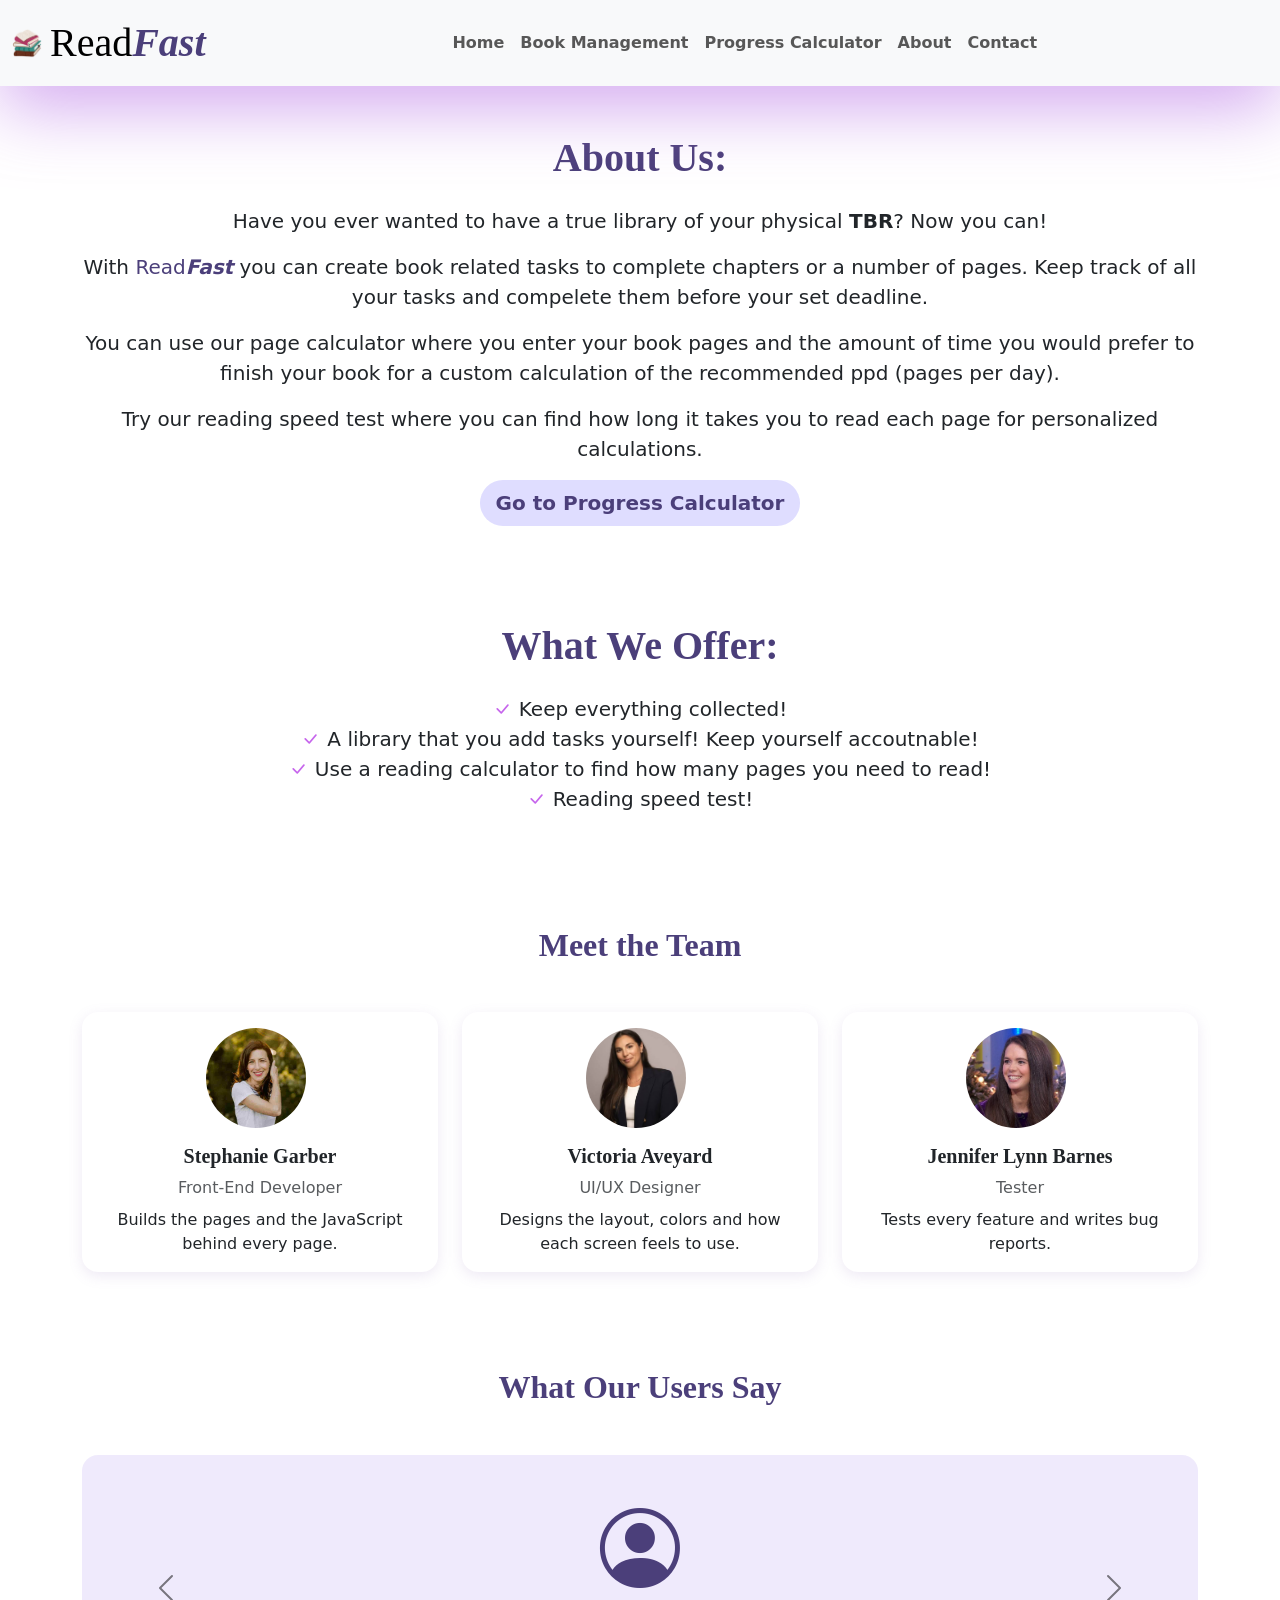
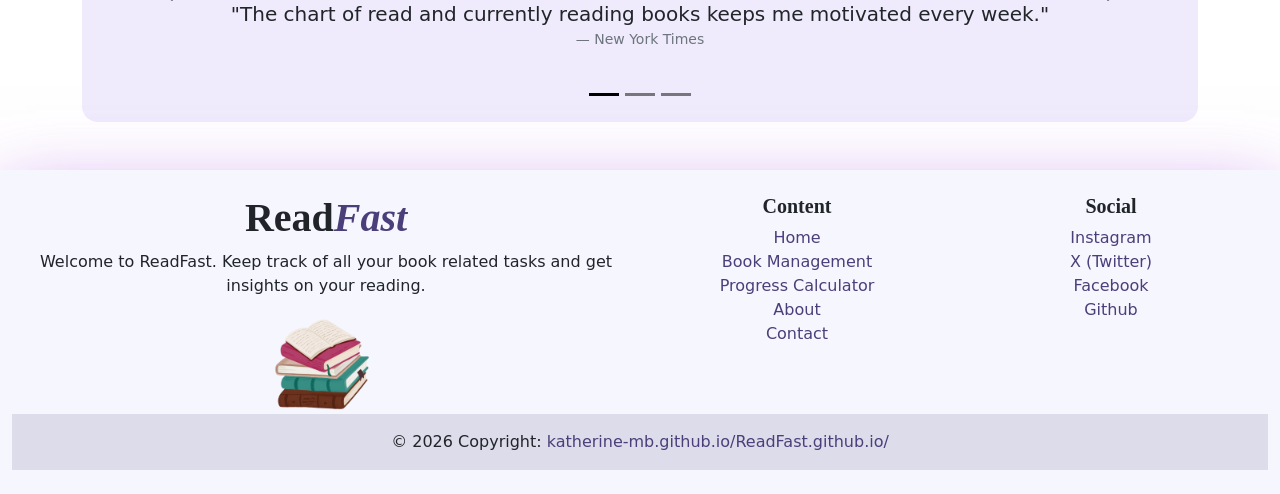
<file: about.html>
<!DOCTYPE html>
<html lang = "en" data-bs-theme = "light">
    <head>
        <meta charset = "UTF-8">
        <meta name = "viewport" content = "width = device-width, initial-scale = 1">

        <title>About Page | ReadFast</title>

        <link href = "https://cdn.jsdelivr.net/npm/bootstrap@5.3.3/dist/css/bootstrap.min.css" rel = "stylesheet">
        <link rel = "stylesheet" href = "https://cdn.jsdelivr.net/npm/bootstrap-icons@1.13.2/font/bootstrap-icons.min.css">
        <link href = "./css/styles.css" rel = "stylesheet">
        <link href = "./css/about.css" rel = "stylesheet">
        <script src = "./js/main.js" defer></script>
    </head>
    <body>
        <header id = "header-placeholder"></header>
        <script src = "https://cdn.jsdelivr.net/npm/bootstrap@5.3.3/dist/js/bootstrap.bundle.min.js"></script>

        <main>
            <section class = "py-5 text-center" aria-labelledby="about-title">
                <div class = "container">
                    <h1 id = "about-title" class = "fw-bolder mb-4">About Us:</h1>
             
                    <p class = "lead fw-medium">Have you ever wanted to have a true library of your physical <b>TBR</b>? Now you can!</p>
                    <p class = "lead">With <a href = "index.html" class = "text-link"><b>Read<span class = "fst-italic text-color-accent fw-bold">Fast</span></b></a> you can create book related tasks to complete chapters or a number of pages. Keep track of all your tasks and compelete them before your set deadline.</p>
                    <p class = "lead">You can use our page calculator where you enter your book pages and the amount of time you would prefer to finish your book for a custom calculation of the recommended ppd (pages per day).</p>
                    <p class = "lead fw-medium">Try our reading speed test where you can find how long it takes you to read each page for personalized calculations.</p>
                    <a href = "progresscalc.html" class = "btn btn-lg fw-bold theme-accent">Go to Progress Calculator</a>
                </div>
            </section>
            <section class = "py-5 text-center" aria-labelledby = "offer-title">
                <div class = "container">
                    <h1 id = "offer-title" class = "fw-bold mb-4">What We Offer:</h1>
                    <div class = "container">
                        <ul class = "ul-offer list-unstyled ul-offer fs-5">
                            <li><i class = "bi bi-check-lg"></i>Keep everything collected!</li>
                            <li><i class = "bi bi-check-lg"></i>A library that you add tasks yourself! Keep yourself accoutnable!</li>
                            <li><i class = "bi bi-check-lg"></i>Use a reading calculator to find how many pages you need to read!</li>
                            <li><i class = "bi bi-check-lg"></i>Reading speed test!</li>
                        </ul>
                    </div>    
                </div>
            </section>
            <section class = "py-5" aria-labelledby = "team-title">
                <div class = "container">
                    <h2 id = "team-title" class = "text-center fw-bold mb-5">Meet the Team</h2>
 
                    <div class = "row row-cols-1 row-cols-sm-2 row-cols-lg-3 g-4">
                        <div class = "col">
                            <div class = "card h-100 border-0 shadow-accent text-center">
                                <div class = "card-body">
                                    <img src = "images/stephanie_garber.jpg" width = "100" height = "100" class = "me-2 rounded-circle" alt = "Stephanie Garber">
                                    <h3 class = "card-title h5 fw-bold mt-3">Stephanie Garber</h3>
                                    <p class = "text-body-secondary mb-2">Front-End Developer</p>
                                    <p class = "card-text">Builds the pages and the JavaScript behind every page.</p>
                                </div>
                            </div>
                        </div>
                        
                        <div class = "col">
                            <div class = "card h-100 border-0 shadow-accent text-center">
                                <div class = "card-body">
                                    <img src = "images/victoria_aveyard.jpg" width = "100" height = "100" class = "me-2 rounded-circle" alt = "Victoria Aveyard">
                                    <h3 class = "card-title h5 fw-bold mt-3">Victoria Aveyard</h3>
                                    <p class = "text-body-secondary mb-2">UI/UX Designer</p>
                                    <p class = "card-text">Designs the layout, colors and how each screen feels to use.</p>
                                </div>
                            </div>
                        </div>
                        
                        <div class = "col">
                            <div class = "card h-100 border-0 shadow-accent text-center">
                                <div class = "card-body">
                                    <img src = "images/jennifer_barnes.jpg" width = "100" height = "100" class = "me-2 rounded-circle" alt = "Jennifer Lynn Barnes">
                                    <h3 class = "card-title h5 fw-bold mt-3">Jennifer Lynn Barnes</h3>
                                    <p class = "text-body-secondary mb-2">Tester</p>
                                    <p class = "card-text">Tests every feature and writes bug reports.</p>
                                </div>
                            </div>
                        </div>
                    </div>
                </div>
            </section>

            <section class = "py-5" aria-labelledby = "testimonials-title">
                <div class = "container">
                    <h2 id = "testimonials-title" class = "text-center fw-bold mb-5">What Our Users Say</h2>
                    <div id = "testimonialCarousel" class = "carousel slide carousel-dark bg-body-accent rounded-4" data-bs-ride = "carousel">
                        <div class = "carousel-indicators">
                            <button type = "button" data-bs-target = "#testimonialCarousel" data-bs-slide-to = "0" class = "active" aria-current = "true" aria-label = "Testimonial 1"></button>
                            <button type = "button" data-bs-target = "#testimonialCarousel" data-bs-slide-to = "1" aria-label = "Testimonial 2"></button>
                            <button type = "button" data-bs-target = "#testimonialCarousel" data-bs-slide-to = "2" aria-label = "Testimonial 3"></button>
                        </div>

                        <div class = "carousel-inner">
                            <div class = "carousel-item active">
                                <figure class = "text-center px-5 pt-5 pb-5 mb-4 mx-lg-5">
                                    <blockquote class = "blockquote">
                                        <i class = "bi bi-person-circle display-1 text-color-accent"></i>
                                        <p>"The chart of read and currently reading books keeps me motivated every week."</p>
                                    </blockquote>
                                    <figcaption class = "blockquote-footer mb-0">New York Times</figcaption>
                                </figure>
                            </div>

                            <div class = "carousel-item">
                                <figure class = "text-center px-5 pt-5 pb-5 mb-4 mx-lg-5">
                                    <blockquote class = "blockquote">
                                        <i class = "bi bi-person-circle display-1 text-color-accent"></i>
                                        <p>“I finally have my whole TBR in one place.”</p>
                                    </blockquote>
                                    <figcaption class = "blockquote-footer mb-0">Haley Pham, YouTuber & Author</figcaption>
                                </figure>
                            </div>

                            <div class = "carousel-item">
                                <figure class = "text-center px-5 pt-5 pb-5 mb-4 mx-lg-5">
                                    <blockquote class = "blockquote">
                                        <i class = "bi bi-person-circle display-1 text-color-accent"></i>
                                        <p>“The reading speed test was surprisingly accurate.”</p>
                                    </blockquote>
                                    <figcaption class = "blockquote-footer mb-0">Anonymous</figcaption>
                                </figure>
                            </div>
                        </div>

                        <button class = "carousel-control-prev" type = "button" data-bs-target = "#testimonialCarousel" data-bs-slide = "prev">
                            <span class = "carousel-control-prev-icon" aria-hidden = "true"></span>
                            <span class = "visually-hidden">Previous</span>
                        </button>
                        <button class = "carousel-control-next" type = "button" data-bs-target = "#testimonialCarousel" data-bs-slide = "next">
                            <span class = "carousel-control-next-icon" aria-hidden = "true"></span>
                            <span class = "visually-hidden">Next</span>
                        </button>
                    </div>
                </div>
            </section>
        </main>     
        <footer id = "footer-placeholder"></footer>
    </body>
</html>
</file>
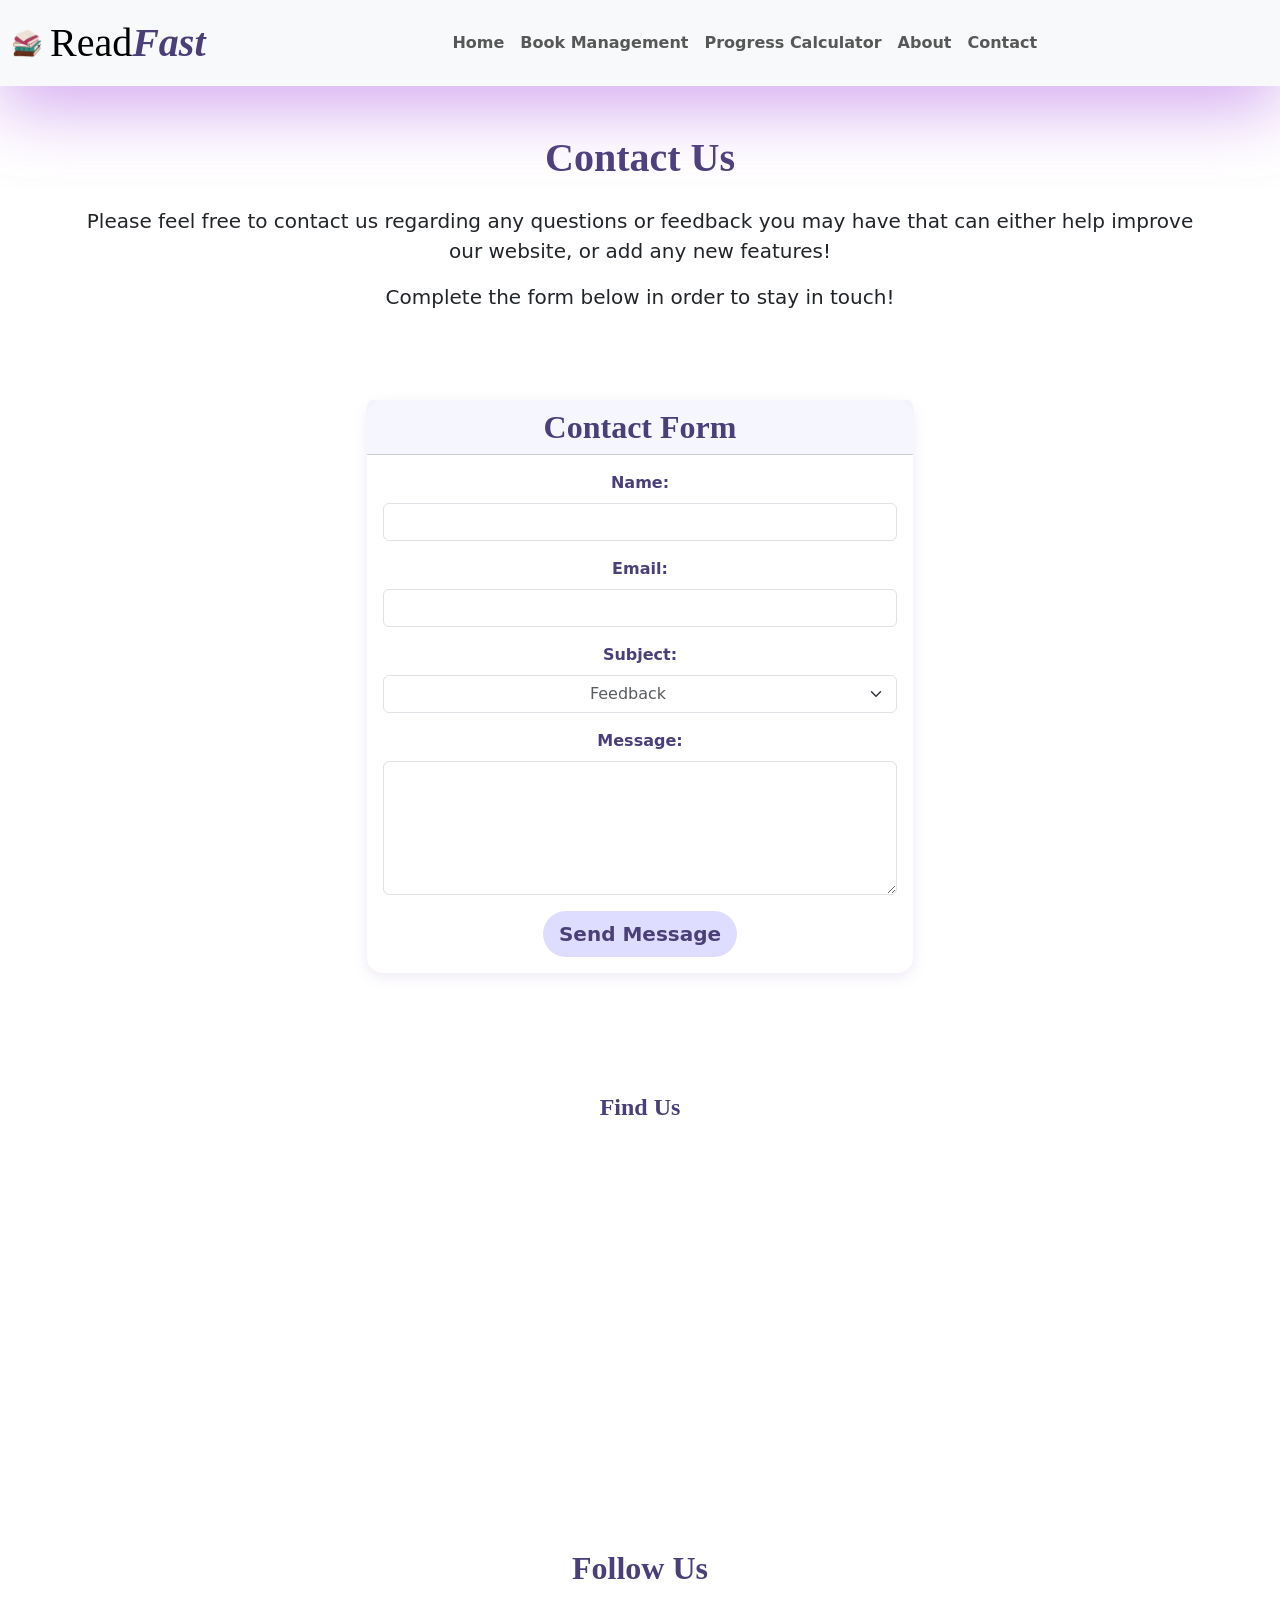
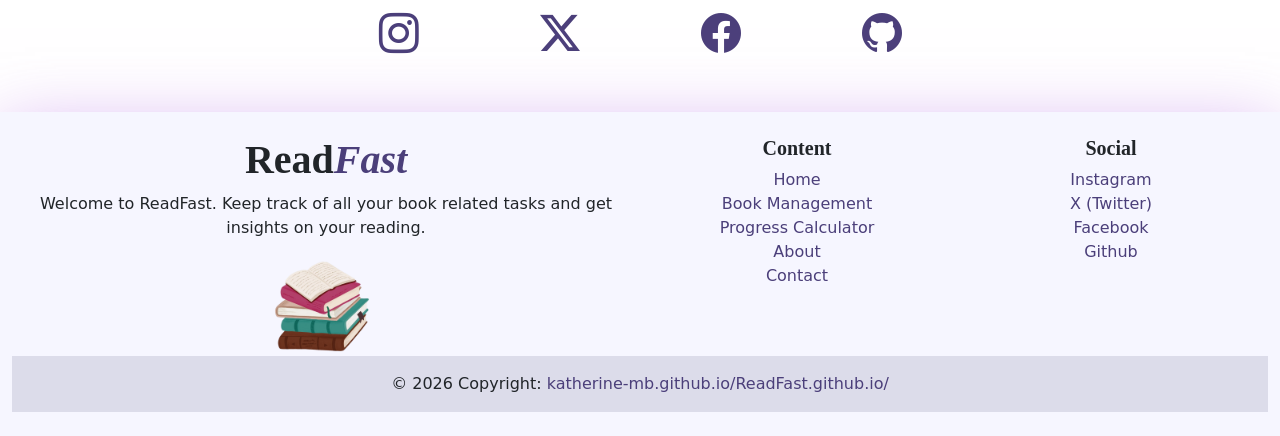
<file: contact.html>
<!DOCTYPE html>
<html lang = "en" data-bs-theme = "light">
    <head>
        <meta charset = "UTF-8">
        <meta name = "viewport" content = "width = device-width, initial-scale = 1">

        <title>Contact Page | ReadFast</title>

        <link href = "https://cdn.jsdelivr.net/npm/bootstrap@5.3.3/dist/css/bootstrap.min.css" rel = "stylesheet">
        <link rel = "stylesheet" href = "https://cdn.jsdelivr.net/npm/bootstrap-icons@1.13.2/font/bootstrap-icons.min.css">
        <link href = "./css/styles.css" rel = "stylesheet">
        <script src = "./js/main.js" defer></script>
        <script src = "./js/contact.js" defer></script>
    </head>
    <body>
        <header id = "header-placeholder"></header>
        <script src = "https://cdn.jsdelivr.net/npm/bootstrap@5.3.3/dist/js/bootstrap.bundle.min.js"></script>
        <main>
            <section class = "py-5 text-center">
                <div class = "container" aria-labelledby = "contact-title">
                    <h1 id = "contact-title" class = "fw-bolder text-center mb-4">Contact Us</h1>
                    <p class = "fw-standard lead">Please feel free to contact us regarding any questions or feedback you may have that can either help improve our website, or add any new features!</p>
                    <p class = "fw-standard lead">Complete the form below in order to stay in touch!</p>
                </div>
            </section>
            <section class = "py-4 text-center">
                <div class = "container">
                    <div class = "row justify-content-center">
                        <div class = "col-md-8 col-lg-6">
                            <div class = "card">
                                <h2 class = "fw-bold card-header bg-accent text-color-accent">Contact Form</h2>
                                <div class = "card-body">
                                    <form id = "contact-form">
                                        <div class = "mb-3">
                                            <label class = "form-label fw-bold text-color-accent" for = "contact-name">Name:</label>
                                            <input type = "text" class = "form-control" id = "contact-name" required>
                                        </div>
                                        <div class = "mb-3">
                                            <label class = "form-label fw-bold text-color-accent" for = "contact-email">Email:</label>
                                            <input type = "email" class = "form-control" id = "contact-email" required>
                                        </div>
                                        <div class = "mb-3">
                                            <label class = "form-label fw-bold text-color-accent" for = "contact-subject">Subject:</label>
                                            <select class = "form-select text-center text-muted" id = "contact-subject">
                                                <option>Bug</option><option selected>Feedback</option><option>Help</option><option>Other...</option>
                                            </select>
                                        </div>
                                        <div class = "mb-3">
                                            <label class = "form-label fw-bold text-color-accent" for = "contact-message">Message:</label>
                                            <textarea class = "form-control" id = "contact-message" rows = "5" required></textarea>
                                        </div>
                                        <div class = "text-center">
                                            <button type = "submit" class = "btn btn-lg fw-bold theme-accent">Send Message</button>
                                        </div>
                                    </form>
                                </div>
                            </div>
                        </div>
                    </div>
                </div>
            </section>
            <div class = "modal fade" id = "confirm-modal" tabindex = "-1" aria-labelledby = "confirm-title" aria-hidden = "true">
                <div class = "modal-dialog modal-dialog-centered">
                    <div class = "modal-content">
                        <div class = "modal-header">
                            <h2 class = "modal-title h5" id = "confirm-title">Message sent</h2>
                            <button type = "button" class = "btn-close" data-bs-dismiss = "modal" aria-label = "Close"></button>
                        </div>
                        <div class = "modal-body">
                            <p>Thank you, <strong id = "confirm-name"></strong>! Here is what you wrote:</p>
                            <dl class = "mb-0">
                                <dt>Email</dt>
                                <dd id = "confirm-email"></dd>
                                <dt>Subject</dt>
                                <dd id = "confirm-subject"></dd>
                                <dt>Message</dt>
                                <dd id = "confirm-message" class = "text-color-accent"></dd>
                            </dl>
                        </div>
                        <div class = "modal-footer">
                            <button type = "button" class = "btn fw-bold theme-accent" data-bs-dismiss = "modal">Close</button>
                        </div>
                    </div>
                </div>
            </div>
            <section class = "py-5 text-center" aria-labelledby = "map-office">
                <div class = "container">
                    <div class = "row justify-content-center mt-5">
                        <div class = "col-md-8 col-lg-6">
                            <h2 class = "h4 fw-bold text-center text-color-accent mb-3" id = "map-office">Find Us</h2>
                            <div class = "ratio ratio-16x9">
                                <iframe
                                    src = "https://www.google.com/maps/embed?pb=!1m18!1m12!1m3!1d12575.172795045788!2d23.81464711698034!3d38.00528386600362!2m3!1f0!2f0!3f0!3m2!1i1024!2i768!4f13.1!3m3!1m2!1s0x14a199709f059559%3A0xad1dacf4713268b2!2sAmerican%20College%20of%20Greece!5e0!3m2!1sen!2sgr!4v1794143257704!5m2!1sen!2sgr"
                                    title = "map showing our office"
                                    loading = "lazy"
                                    referrerpolicy = "strict-origin-when-cross-origin"
                                    allowfullscreen>
                                </iframe>
                            </div>
                        </div>
                    </div>
                </div>
            </section>
            <section class = "py-5 text-center" aria-labelledby = "social-links">
                <div class = "container">
                    <h2 class = "fw-bold text-color-accent py-2">Follow Us</h2>
                </div>
                <div class = "row justify-content-center">
                    <div class = "col-md-8 col-lg-6">
                        <div class = "row text-center g-3">
                            <div class = "col-3">
                                <a href = "https://www.instagram.com/deree_acg/" class = "text-link fs-1">
                                    <i class = "bi bi-instagram"></i>
                                </a>
                            </div>
                            <div class = "col-3">
                                <a href = "https://www.x.com/DEREE_ACG/" class = "text-link fs-1">
                                    <i class = "bi bi-twitter-x"></i>
                                </a>
                            </div>
                            <div class = "col-3">
                                <a href = "https://www.facebook.com/DereeTheAmericanCollegeOfGreece/" class = "text-link fs-1">
                                    <i class = "bi bi-facebook"></i>
                                </a>
                            </div>
                            <div class = "col-3">
                                <a href = "https://www.github.com/katherine-mb/" class = "text-link fs-1">
                                    <i class = "bi bi-github"></i>
                                </a>
                            </div>
                        </div>
                    </div>         
                </div>
            </section>
        </main>
        <footer id = "footer-placeholder"></footer>
    </body>
</html>
</file>
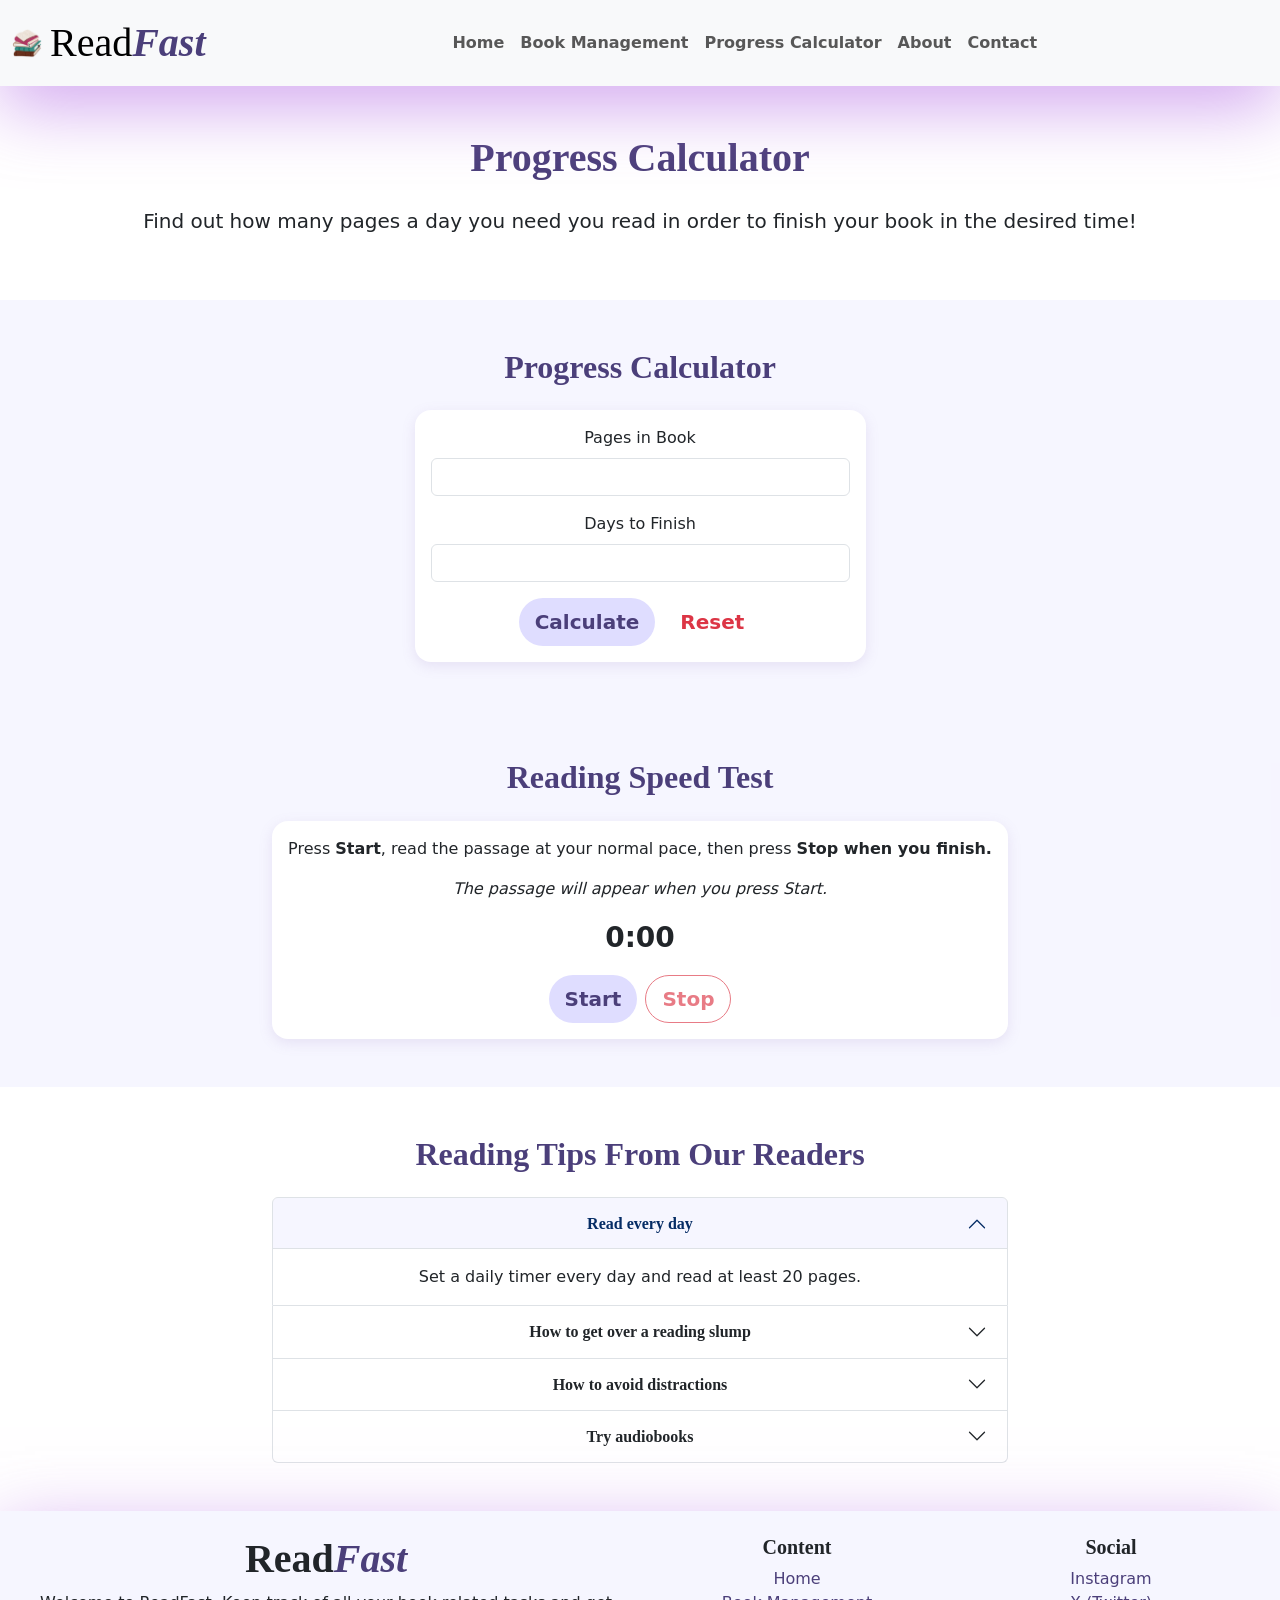
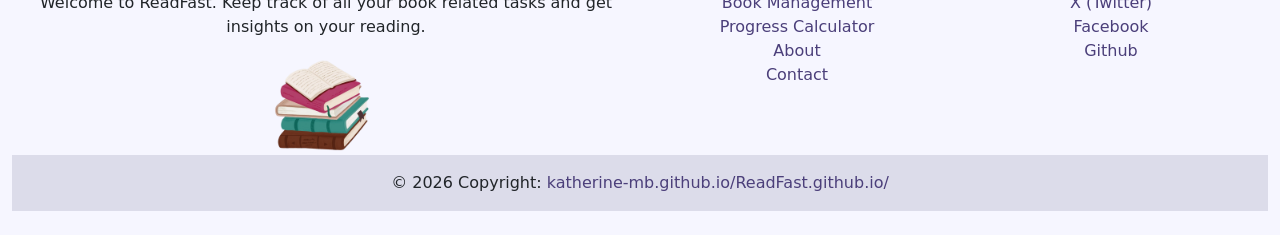
<file: progresscalc.html>
<!DOCTYPE html>
<html lang = "en" data-bs-theme = "light">
    <head>
        <meta charset = "UTF-8">
        <meta name = "viewport" content="width = device-width, initial-scale = 1">

        <title>Progress Calculator Page | ReadFast</title>

        <link href = "https://cdn.jsdelivr.net/npm/bootstrap@5.3.3/dist/css/bootstrap.min.css" rel="stylesheet">
        <link rel = "stylesheet" href="https://cdn.jsdelivr.net/npm/bootstrap-icons@1.13.2/font/bootstrap-icons.min.css">
        <link href = "./css/styles.css" rel="stylesheet">
        <script src = "./js/main.js" defer></script>
        <script src = "./js/progresscalc.js" defer></script>
    </head>
    <body>
        <header id = "header-placeholder"></header>
        <script src = "https://cdn.jsdelivr.net/npm/bootstrap@5.3.3/dist/js/bootstrap.bundle.min.js"></script>

        <main>
            <section class = "py-5 text-center">
                <div class = "container" aria-labelledby = "progress-calc-title">
                    <h1 id = "progress-calc-title" class = "fw-bolder text-center mb-4">Progress Calculator</h1>
                    <p class = "fw-standard lead">Find out how many pages a day you need you read in order to finish your book in the desired time!</p>
                </div>
            </section>
            
            
            <section class = "py-5 text-center bg-accent">
                <div class = "container">
                    <div class = "row justify-content-center">
                        <div class = "col-md-8 col-lg-5">
                            <h2 class = "fw-bold text-center mb-4">Progress Calculator</h2>

                            <div class = "card">
                                <div class = "card-body">
                                    <form id = "calc-form">
                                        <div class = "mb-3">
                                            <label class = "form-label" for = "calc-pages">Pages in Book</label>
                                            <input type = "number" class = "form-control" id = "calc-pages" required>
                                        </div>
                                        <div class = "mb-3">
                                            <label class = "form-label" for = "calc-days">Days to Finish</label>
                                            <input type = "number" class = "form-control" id = "calc-days" required>
                                        </div>
                                        <div class="d-flex justify-content-center gap-2">
                                            <button type="submit" class = "btn btn-lg fw-bold theme-accent">Calculate</button>
                                            <button type="button" class = "btn btn-lg fw-bold text-danger" id = "calc-reset">Reset</button>
                                        </div>
                                    </form>

                                    <div id = "calc-result" class = "alert alert-accent text-center mt-4 mb-0 d-none" role="status" aria-live="polite"></div>
                                </div>
                            </div>
                        </div>
                    </div>
                </div>
            </section>

            <section class = "py-5 bg-accent" aria-labelledby = "reading-test-title">
                <div class = "container">
                    <div class = "row justify-content-center">
                        <div class = "col-md-10 col-lg-8">
                            <h2 id = "reading-test-title" class="fw-bold text-center mb-4">Reading Speed Test</h2>

                            <div class = "card">
                                <div class = "card-body">
                                    <p class = "text-center">
                                        Press <strong>Start</strong>, read the passage at your normal pace, then press <strong>Stop when you finish.</strong>
                                    </p>

                                    <p id="test-placeholder" class="text-center fst-italic">
                                        The passage will appear when you press Start.
                                    </p>
                                    <div id = "test-passage" class = "d-none">
                                        <p>
                                            A long time ago, when the world was much younger than it is now, people told and believed a great many wonderful stories about wonderful things which neither you nor I have ever seen. 
                                            They often talked about a certain Mighty Being called Jupiter, or Zeus, who was king of the sky and the earth; and they said that he sat most of the time amid the clouds on the top of 
                                            a very high mountain where he could look down and see everything that was going on in the earth beneath. He liked to ride on the storm-clouds and hurl burning thunderbolts right and 
                                            left among the trees and rocks; and he was so very, very mighty that when he nodded, the earth quaked, the mountains trembled and smoked, the sky grew black, and the sun hid his face. 
                                            Jupiter had two brothers, both of them terrible fellows, but not nearly so great as himself. The name of one of them was Neptune, or Poseidon, and he was the king of the sea. He had a 
                                            glittering, golden palace far down in the deep sea-caves where the fishes live and the red coral grows; and whenever he was angry the waves would rise mountain high, and the storm-winds 
                                            would howl fearfully, and the sea would try to break over the land; and men called him the Shaker of the Earth. The other brother of Jupiter was a sad pale-faced being, whose kingdom was 
                                            underneath the earth, where the sun never shone and where there was darkness and weeping and sorrow all the time. His name was Pluto, or Aidoneus, and his country was called the Lower World, 
                                            or the Land of Shadows, or Hades. Men said that whenever any one died, Pluto would send his messenger, or Shadow Leader, to carry that one down into his cheerless kingdom; and for that reason 
                                            they never spoke well of him, but thought of him only as the enemy of life.
                                        </p>
                                        <p class = "fst-italic text-muted text-center">Passage taken from Old Greek Stories by James Baldwin</p>
                                    </div>

                                    <div class = "text-center fs-3 fw-bold my-3" id = "test-timer" aria-live="off">0:00</div>

                                    <div class = "d-flex justify-content-center gap-2">
                                        <button type = "button" class = "btn btn-lg fw-bold theme-accent" id = "test-start">Start</button>
                                        <button type = "button" class = "btn btn-lg fw-bold text-danger" id = "test-stop" disabled>Stop</button>
                                    </div>

                                    <div id = "test-result" class = "alert alert-accent text-center mt-4 mb-0 d-none" role = "status" aria-live = "polite"></div>
                                </div>
                            </div>
                        </div>
                    </div>
                </div>
            </section>

            <section class = "py-5 text-center">
                <div class = "container">
                    <h2 class = "fw-bolder text-center mb-4">Reading Tips From Our Readers</h2>
                    <div class = "row justify-content-center">
                        <div class = "col-md-10 col-lg-8">
                            <div class = "accordion text-center" id = "tipsAccordion">

                                <div class = "accordion-item">
                                    <h3 class = "accordion-header">
                                        <button class = "accordion-button fw-bold" type = "button" data-bs-toggle="collapse" data-bs-target="#tip1">
                                            Read every day
                                        </button>
                                    </h3>
                                    <div id = "tip1" class = "accordion-collapse collapse show" data-bs-parent = "#tipsAccordion">
                                        <div class = "accordion-body">
                                            Set a daily timer every day and read at least 20 pages.
                                        </div>
                                    </div>
                                </div>

                                <div class = "accordion-item">
                                    <h3 class = "accordion-header">
                                        <button class = "accordion-button collapsed fw-bold" type = "button" data-bs-toggle = "collapse" data-bs-target = "#tip2" aria-expanded = "false" aria-controls = "tip2">
                                            How to get over a reading slump
                                        </button>
                                    </h3>
                                    <div id = "tip2" class = "accordion-collapse collapse" data-bs-parent = "#tipsAccordion">
                                        <div class = "accordion-body">
                                            If you are in a reading slump, pick up a book with short chapters.
                                        </div>
                                    </div>
                                </div>

                                <div class = "accordion-item">
                                    <h3 class = "accordion-header">
                                        <button class = "accordion-button collapsed fw-bold" type = "button" data-bs-toggle = "collapse" data-bs-target = "#tip3" aria-expanded = "false" aria-controls = "tip3">
                                            How to avoid distractions
                                        </button>
                                    </h3>
                                    <div id = "tip3" class = "accordion-collapse collapse" data-bs-parent = "#tipsAccordion">
                                        <div class = "accordion-body">
                                            Put your phone in another room or turn on focus mode to avoid distractions.
                                        </div>
                                    </div>
                                </div>

                                <div class = "accordion-item">
                                    <h3 class = "accordion-header">
                                        <button class = "accordion-button collapsed fw-bold" type = "button" data-bs-toggle = "collapse" data-bs-target = "#tip4" aria-expanded = "false" aria-controls = "tip4">
                                            Try audiobooks
                                        </button>
                                    </h3>
                                    <div id = "tip4" class = "accordion-collapse collapse" data-bs-parent = "#tipsAccordion">
                                        <div class = "accordion-body">
                                            Combine audiobooks with reading for an immersive experience. Some books are even meant to be heard.
                                        </div>
                                    </div>
                                </div>
                            </div>
                        </div>
                    </div>
                </div>
            </section>
        </main>
        <footer id = "footer-placeholder"></footer>
    </body>
</html>
</file>
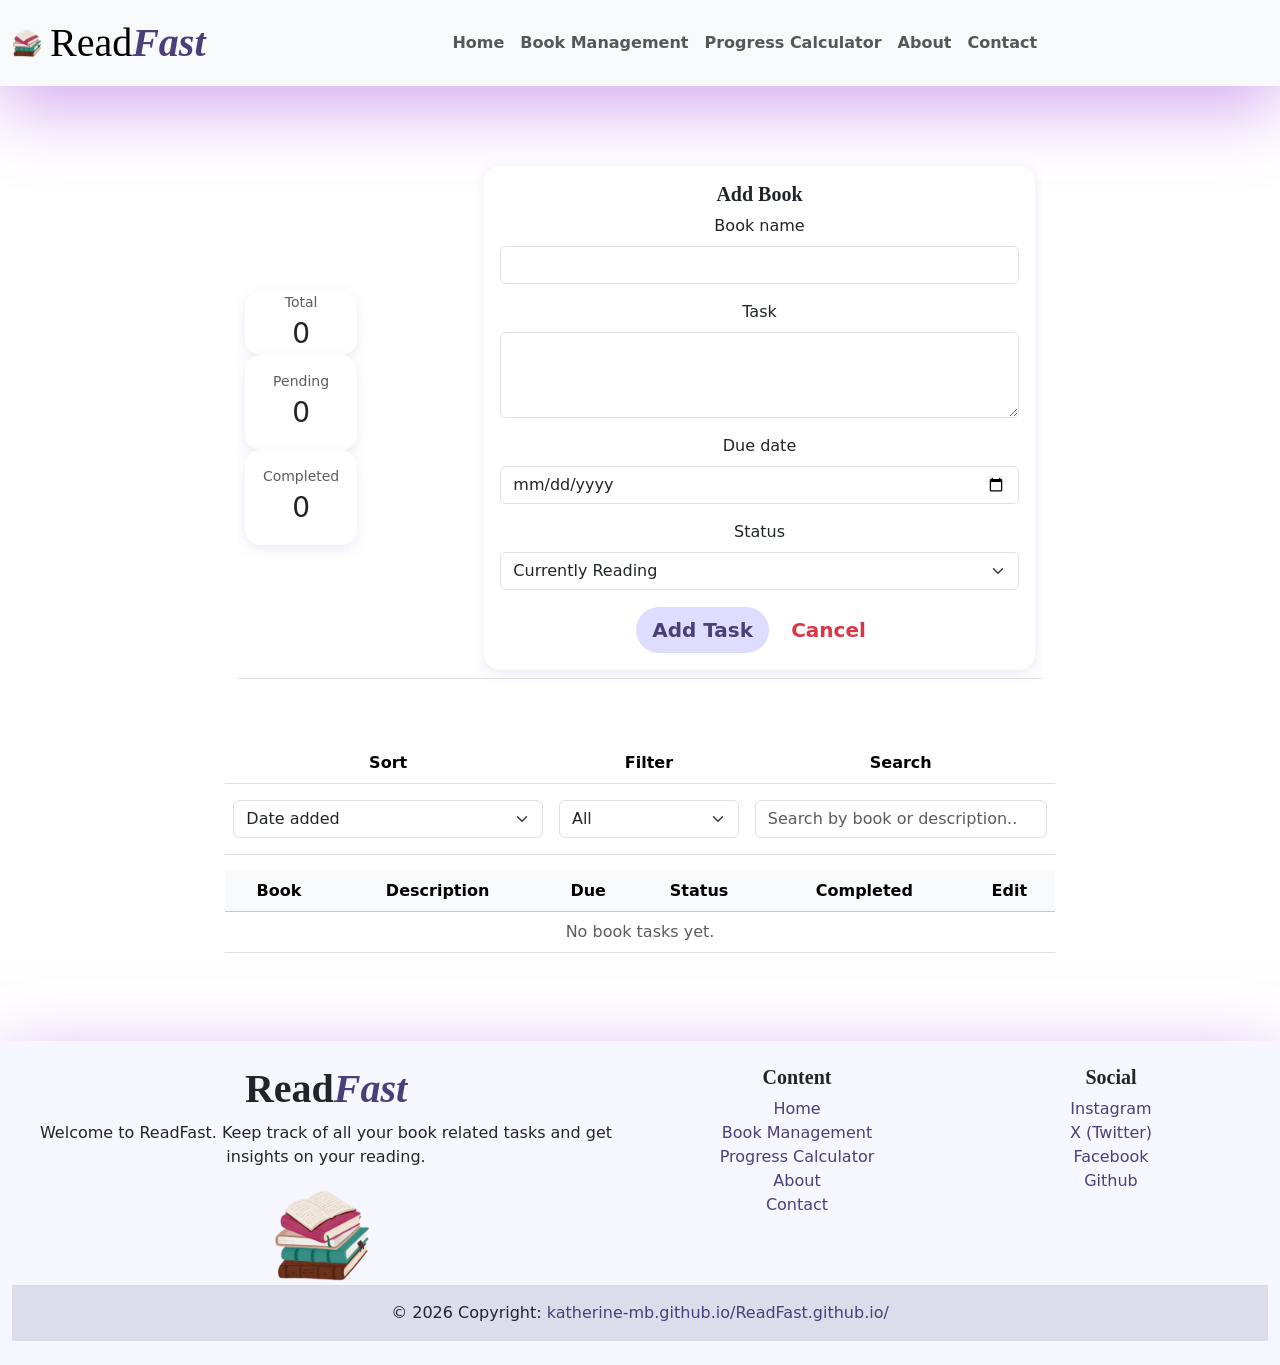
<file: tasks.html>
<!DOCTYPE html>
<html lang = "en" data-bs-theme = "light">
    <head>
        <meta charset = "UTF-8">
        <meta name = "viewport" content = "width = device-width, initial-scale = 1">

        <title>Book Management Page | ReadFast</title>

        <link href = "https://cdn.jsdelivr.net/npm/bootstrap@5.3.3/dist/css/bootstrap.min.css" rel = "stylesheet">
        <link rel = "stylesheet" href = "https://cdn.jsdelivr.net/npm/bootstrap-icons@1.13.2/font/bootstrap-icons.min.css">
        <link href = "./css/styles.css" rel = "stylesheet">
        <script src = "./js/main.js" defer></script>
        <script src = "./js/tasks.js" defer></script>
    </head>
    <body>
        <header id = "header-placeholder"></header>
        <script src = "https://cdn.jsdelivr.net/npm/bootstrap@5.3.3/dist/js/bootstrap.bundle.min.js"></script>

        <main>
            <section class = "py-5 text-center" aria-labelledby = "form-start">
                <div class = "container col-lg-8 justify-content-center">

                    <div class = "container py-4 col-lg-12 justify-content-center">
                        <div class = "table-responsive">

                            <table class = "table align-middle">
                                <td>
                                    <div class = "col-6">
                                        <div class = "card text-center">
                                            <div class = "class-body">
                                                <div class = "small text-muted">Total</div>
                                                <div class = "fs-3" id = "count-total">0</div>
                                            </div>
                                        </div>
                                    </div>
                                    <div class = "col-6">
                                        <div class = "card text-center">
                                            <div class = "card-body">
                                                <div class = "small text-muted">Pending</div>
                                                <div class = "fs-3" id = "count-pending">0</div>
                                            </div>
                                        </div>
                                    </div>
                                    <div class = "col-6">
                                        <div class = "card text-center">
                                            <div class = "card-body">
                                                <div class = "small text-muted">Completed</div>
                                                <div class = "fs-3" id = "count-completed">0</div>
                                            </div>
                                        </div>
                                    </div>
                                </td>

                                <td>
                                    <div class = "card">
                                        <div class = "card-body" id = "form-start">
                                            <h2 class = "h5 fw-bold" id = "form-heading">Add Book</h2>
                                            <form id = "task-form">
                                                <div class = "mb-3">
                                                    <label class = "form-label" for = "book-title">Book name</label>
                                                    <input type = "text" class = "form-control" id = "book-title" required>
                                                </div>
                                                <div class = "mb-3">
                                                    <label class = "form-label" for = "task-desc">Task</label>
                                                    <textarea class = "form-control" id = "task-desc" rows = "3" required></textarea>
                                                </div>
                                                <div class = "mb-3">
                                                    <label class = "form-label" for = "task-due">Due date</label>
                                                    <input type = "date" class = "form-control" id = "task-due" required>
                                                </div>
                                                <div class = "mb-3">
                                                    <label class = "form-label" for = "task-status">Status</label>
                                                    <select class = "form-select" id = "task-status">
                                                        <option>Read</option><option selected>Currently Reading</option><option>Want to Read</option>
                                                    </select>
                                                </div>
                                                <button type = "submit" class = "btn btn-lg fw-bold theme-accent" id = "submit-btn">Add Task</button>
                                                <button type = "button" class = "btn btn-lg fw-bold text-danger" id = "cancel-btn">Cancel</button>
                                            </form>
                                        </div>
                                    </div>
                                </td>
                            </table>

                        </div>
                    </div>
                </div>

                <div class = "container py-4 col-lg-8 justify-content-center">
                    <table class = "table align-middle">
                        <tr>
                            <th>Sort</th>
                            <th>Filter</th>
                            <th>Search</th>
                        </tr>
                        <td>
                            <div class = "col-md-12">
                                <select class = "form-select" id = "sort-by" aria-label = "Sort tasks">
                                <option value = "added">Date added</option>
                                <option value = "due-asc">Due date (soonest first)</option>
                                <option value = "due-desc">Due date (latest first)</option>
                                <option value = "name-asc">Name (A-Z)</option>
                                <option value = "name-desc">Name (Z-A)</option>
                                </select>
                            </div>
                        </td>
                        <td>
                            <div class = "col-md-12">
                                <select class = "form-select" id = "filter-status" aria-label = "Filter by status">
                                <option value = "all">All</option>
                                <option value = "pending">Pending</option>
                                <option value = "completed">Completed</option>
                                </select>
                            </div>
                        </td>
                        <td>
                            <div class = "col-md-12 py-2">
                                <input type = "search" class = "form-control" id = "search-input"
                                    placeholder = "Search by book or description..." aria-label = "Search tasks">
                            </div>
                        </td>
                    </table>

                    <div class = "table-responsive">
                        <table class = "table table-hover align-middle">
                            <thead class = "table-light">
                                <tr>
                                    <th>Book</th>
                                    <th>Description</th>
                                    <th>Due</th>
                                    <th>Status</th>
                                    <th>Completed</th>
                                    <th>Edit</th>
                                </tr>
                            </thead>
                            <tbody id = "task-body"></tbody>
                        </table>
                    </div>
                </div>
            </section>
        </main>
        <footer id = "footer-placeholder"></footer>
    </body>
</html>
</file>
<file: css/styles.css>
.shadow-accent {
  box-shadow: 0 20px 70px rgba(188, 124, 231, 0.685);
}
.shadow-accent-2 {
  box-shadow: 0 5px 10px rgba(218, 170, 250, 0.541);
}

h1,h2{
    color: #4b3f7a;
}

:root {
  --bs-body-font-family: Verdana, system-ui, sans-serif;
}

h1, h2, h3, h4, h5, h6,
.navbar-brand {
  font-family: Garamond, Georgia, serif;
}

/*Started with bootstrap 6.0 by accident and wanted to recreate one of their button designs after I switched back to 5.3.3 */
.theme-accent {
  --bs-btn-border-width: 0;       
  --bs-btn-color: #4b3f7a;        
  --bs-btn-bg: #dfddff;           
  --bs-btn-hover-color: #4b3f7a;
  --bs-btn-hover-bg: #b29eea;    
  --bs-btn-active-color: #ffffff;
  --bs-btn-active-bg: #8e7ebb;
  --bs-btn-border-radius: 2rem;    
}
.text-color-accent{
    color: #4b3f7a;
}

.bg-accent{
  background-color: #dfddff48;
}
.bg-accent-2{
  background-color: #9997b448;
}

.table > tbody > tr.row-completed > * {
  --bs-table-bg: #e6d9f59c;   
}

.kanban-column {
  min-height: 250px;
  box-shadow: 0 5px 10px rgba(218, 170, 250, 0.541);
}
.kanban-card.done {
  background-color: #e6d9f5;   
}

.text-link {
  color: #4b3f7a;
  text-decoration: none;
}

.text-link:hover {
  color: #07060c;
  text-decoration: underline;
}

body {
  display: flex;
  flex-direction: column;
  min-height: 100vh;
}

main {
  flex: 1 0 auto;
}

.accordion-button {
  --bs-accordion-btn-bg: transparent;
  --bs-accordion-active-bg: #dfddff48;
  justify-content: center;
  text-align: center;
}

.accordion-button::after {
  position: absolute;
  right: 1.25rem;
  margin-left: 0;
}

.alert-accent{
  background-color: #aeadc948;
}

.feature-img {
  display: block;
  margin-left: auto;
  margin-right: auto;
  max-width: 100%;
  max-height: 300px;
  object-fit: contain;
  border-radius: 1rem;
  outline-style: solid;
  outline-color: #4b3f7a;
  outline-width: 1px;
}

.card {
  border: none;
  border-radius: 1rem;
  box-shadow: 0 4px 14px rgba(142, 107, 184, 0.15);
  transition: transform 0.2s ease, box-shadow 0.2s ease;
}

.card:hover {
  transform: translateY(-4px);
  box-shadow: 0 8px 22px rgba(142, 107, 184, 0.25);
}

.btn {
  border-radius: 2rem;
  transition: transform 0.15s ease, background-color 0.2s ease;
}

.btn:hover {
  transform: translateY(-2px);
}

.form-control:focus,
.form-select:focus {
  border-color: #4b3f7a;
  box-shadow: 0 0 0 0.25rem rgba(180, 151, 214, 0.35);
}
</file>
<file: css/about.css>
.ul-offer li i {
  color: #c665ec;
  font-size: 18px;
  margin-right: 0.5rem;
}

.bg-body-accent{
    background-color: #c5b3f548;
}
</file>
